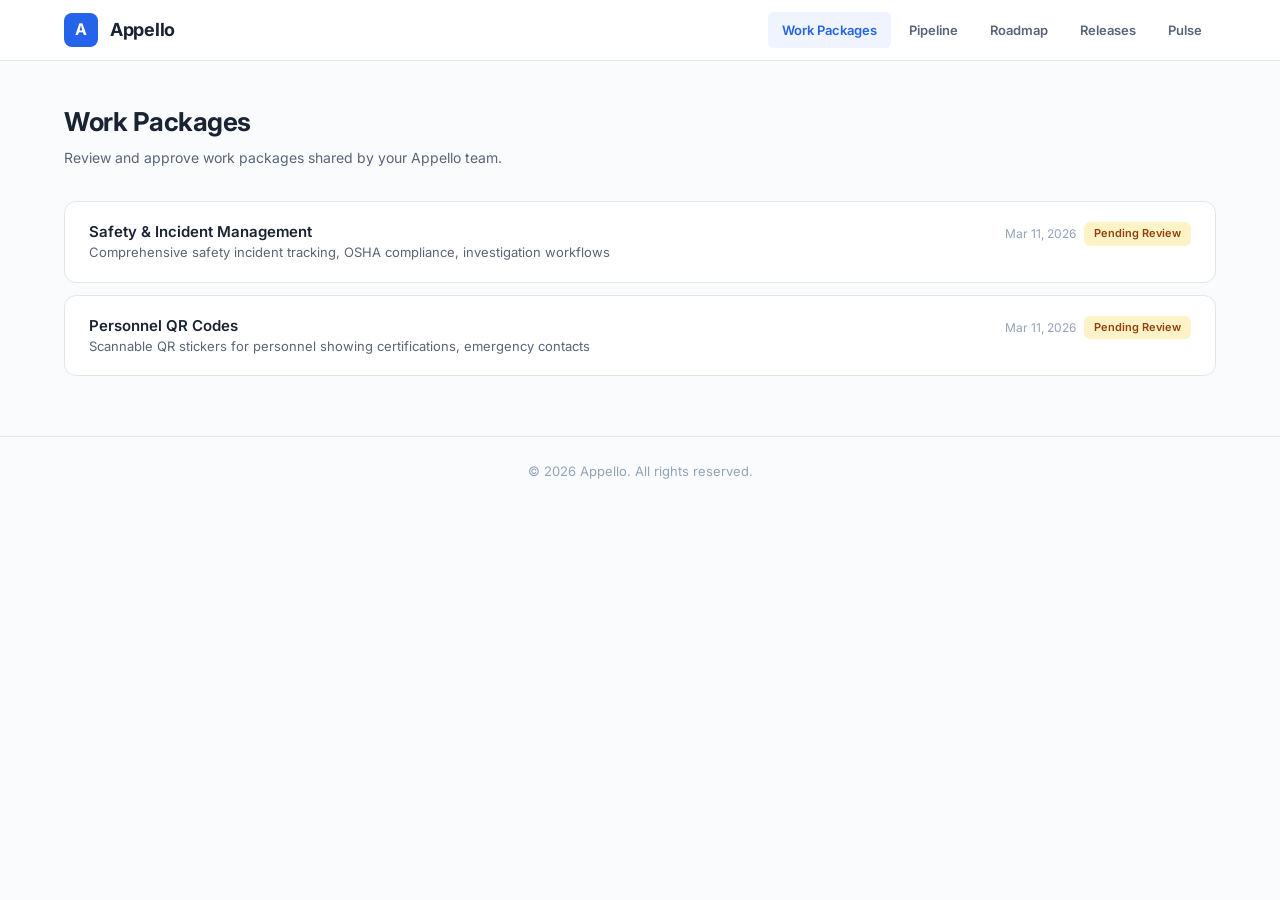
<file: index.html>
<!DOCTYPE html>
<html lang="en">
<head>
    <meta charset="UTF-8">
    <meta name="viewport" content="width=device-width, initial-scale=1.0">
    <title>Appello — Work Packages</title>
    <link rel="preconnect" href="https://fonts.googleapis.com">
    <link href="https://fonts.googleapis.com/css2?family=Inter:wght@400;500;600;700&display=swap" rel="stylesheet">
    <link rel="stylesheet" href="./shared.css">
    <style>
        .doc-grid {
            display: flex;
            flex-direction: column;
            gap: 12px;
        }

        .wp-card {
            background: var(--surface);
            border: 1px solid var(--border);
            border-radius: var(--radius-lg);
            padding: 20px 24px;
            text-decoration: none;
            color: inherit;
            display: block;
            transition: border-color 0.15s, box-shadow 0.15s;
        }

        .wp-card:hover {
            border-color: var(--accent);
            box-shadow: 0 0 0 3px var(--accent-light);
        }

        .wp-row-top {
            display: flex;
            align-items: flex-start;
            gap: 16px;
        }

        .wp-title {
            font-size: 15px;
            font-weight: 600;
            color: var(--text-primary);
            line-height: 1.3;
        }

        .wp-desc {
            font-size: 13px;
            color: var(--text-secondary);
            margin-top: 2px;
            line-height: 1.4;
        }

        .wp-left {
            flex: 1;
            min-width: 0;
        }

        .wp-right {
            flex-shrink: 0;
            display: flex;
            align-items: center;
            gap: 8px;
        }

        .wp-date {
            font-size: 12px;
            color: var(--text-muted);
            white-space: nowrap;
        }

        .wp-tags {
            display: flex;
            flex-wrap: wrap;
            gap: 6px;
            margin-top: 10px;
        }

        .wp-tag {
            display: inline-flex;
            align-items: center;
            gap: 4px;
            font-size: 11px;
            font-weight: 600;
            padding: 2px 8px;
            border-radius: 5px;
            white-space: nowrap;
            line-height: 1.4;
        }

        .wp-tag svg {
            width: 11px;
            height: 11px;
            flex-shrink: 0;
            display: inline-block;
            vertical-align: middle;
        }

        .tag-jira { background: #ede9fe; color: #5b21b6; }
        .tag-pr-open { background: #dbeafe; color: #1e40af; }
        .tag-pr-merged { background: #d1fae5; color: #065f46; }
        .tag-customer { background: #fef3c7; color: #92400e; }
        .tag-rice-high { background: #dcfce7; color: #166534; }
        .tag-rice-med { background: #fef3c7; color: #92400e; }
        .tag-rice-low { background: #fee2e2; color: #991b1b; }
        .tag-fb { background: #fce7f3; color: #9d174d; }
        .tag-source { background: #e0e7ff; color: #3730a3; }
        .tag-readiness-ready { background: #dcfce7; color: #166534; }
        .tag-readiness-needs-spec { background: #fef3c7; color: #92400e; }
        .tag-readiness-unknown { background: #f1f5f9; color: #475569; }
        .tag-readiness-too-large { background: #fee2e2; color: #991b1b; }
        .tag-ai-rice { background: #e0e7ff; color: #3730a3; border: 1px dashed #818cf8; }
        .tag-sub-count { background: #f0f9ff; color: #0369a1; }

        .wp-links {
            display: flex;
            align-items: center;
            gap: 6px;
            margin-top: 8px;
            flex-wrap: wrap;
        }

        .wp-links a {
            font-size: 11px;
            font-weight: 500;
            text-decoration: none;
            padding: 1px 6px;
            border-radius: 4px;
            transition: background 0.15s;
        }

        .wp-links .jira-link {
            color: #5b21b6;
            background: #f5f3ff;
        }
        .wp-links .jira-link:hover { background: #ede9fe; }

        .wp-links .pr-link {
            color: #1e40af;
            background: #eff6ff;
        }
        .wp-links .pr-link:hover { background: #dbeafe; }

        .wp-links .pr-link.merged { color: #065f46; background: #f0fdf4; }
        .wp-links .pr-link.merged:hover { background: #dcfce7; }

        .wp-links .link-sep {
            width: 1px;
            height: 12px;
            background: var(--border);
            flex-shrink: 0;
        }

        .wp-rice-detail {
            font-size: 11px;
            color: var(--text-muted);
            margin-top: 6px;
            display: flex;
            gap: 12px;
        }

        .pulse-bar {
            display: flex;
            align-items: center;
            gap: 16px;
            padding: 12px 20px;
            background: linear-gradient(135deg, #eef2ff, #faf5ff);
            border: 1px solid #c7d2fe;
            border-radius: var(--radius-lg);
            margin-bottom: 20px;
            font-size: 13px;
        }

        .pulse-bar .pulse-dot {
            width: 8px;
            height: 8px;
            border-radius: 50%;
            background: #10b981;
            animation: pulse-glow 2s infinite;
        }

        @keyframes pulse-glow {
            0%, 100% { box-shadow: 0 0 0 0 rgba(16, 185, 129, 0.4); }
            50% { box-shadow: 0 0 0 6px rgba(16, 185, 129, 0); }
        }

        .pulse-bar .pulse-label {
            font-weight: 700;
            color: #3730a3;
        }

        .pulse-bar .pulse-score {
            font-weight: 600;
            color: var(--text-primary);
        }

        .pulse-bar .pulse-sep {
            width: 1px;
            height: 20px;
            background: #c7d2fe;
        }

        .pulse-bar .pulse-metric {
            color: var(--text-secondary);
        }

        .pulse-bar .pulse-metric strong {
            color: var(--text-primary);
        }

        .wp-children {
            margin-left: 28px;
            border-left: 2px solid #e2e6ea;
            padding-left: 16px;
            display: flex;
            flex-direction: column;
            gap: 8px;
        }

        .wp-children .wp-card {
            padding: 14px 18px;
            border-radius: 8px;
        }

        .wp-toggle {
            display: inline-flex;
            align-items: center;
            gap: 4px;
            font-size: 11px;
            font-weight: 600;
            color: var(--accent);
            cursor: pointer;
            padding: 2px 8px;
            border-radius: 4px;
            background: var(--accent-light);
            border: none;
            margin-top: 8px;
        }

        .wp-toggle:hover {
            background: #dbeafe;
        }

        .wp-source-refs {
            display: flex;
            gap: 4px;
            flex-wrap: wrap;
            margin-top: 4px;
        }

        .wp-source-ref {
            font-size: 10px;
            font-weight: 500;
            padding: 1px 6px;
            border-radius: 3px;
            background: #e0e7ff;
            color: #3730a3;
        }

        .filter-bar {
            display: flex;
            align-items: center;
            gap: 10px;
            margin-bottom: 20px;
            flex-wrap: wrap;
        }

        .filter-bar label {
            font-size: 13px;
            font-weight: 600;
            color: var(--text-secondary);
        }

        .filter-bar select {
            font-family: inherit;
            font-size: 13px;
            padding: 7px 12px;
            border: 1px solid var(--border);
            border-radius: var(--radius);
            background: var(--surface);
            color: var(--text-primary);
            outline: none;
            cursor: pointer;
        }

        .filter-bar select:focus {
            border-color: var(--accent);
            box-shadow: 0 0 0 3px var(--accent-light);
        }

        .stats-row {
            display: flex;
            gap: 12px;
            margin-bottom: 24px;
            flex-wrap: wrap;
        }

        .stat-card {
            background: var(--surface);
            border: 1px solid var(--border);
            border-radius: var(--radius);
            padding: 14px 20px;
            flex: 1;
            min-width: 100px;
        }

        .stat-card .stat-value {
            font-size: 22px;
            font-weight: 700;
            color: var(--text-primary);
            line-height: 1.2;
        }

        .stat-card .stat-label {
            font-size: 11px;
            font-weight: 500;
            color: var(--text-muted);
            margin-top: 2px;
        }
    </style>
</head>
<body>
    <div id="app-header"></div>

    <main class="app-content">
        <div class="app-container">
            <div class="page-header">
                <h2>Work Packages</h2>
                <p>Review and approve work packages shared by your Appello team.</p>
            </div>

            <div id="pulse-bar"></div>
            <div class="stats-row" id="stats-row" style="display:none"></div>

            <div class="filter-bar" id="filter-bar" style="display:none">
                <label>Status</label>
                <select id="filter-status">
                    <option value="">All</option>
                    <option value="draft">Draft</option>
                    <option value="pending_review">Pending Review</option>
                    <option value="needs_changes">Needs Changes</option>
                    <option value="approved">Approved</option>
                    <option value="in_development">In Development</option>
                    <option value="in_review">In Review</option>
                    <option value="deployed">Deployed</option>
                </select>
                <label>Sort</label>
                <select id="sort-by">
                    <option value="created_at">Date Created</option>
                    <option value="rice">RICE Score</option>
                    <option value="priority">Priority</option>
                    <option value="title">Title</option>
                </select>
            </div>

            <div class="doc-grid" id="doc-list">
                <div class="loading">Loading work packages...</div>
            </div>
        </div>
    </main>

    <footer class="app-footer">
        <div class="app-container">&copy; 2026 Appello. All rights reserved.</div>
    </footer>

    <script src="./feedback-config.js"></script>
    <script src="./shared.js"></script>
    <script>
    (function () {
        var cfg = window.FEEDBACK_CONFIG;
        if (!cfg) return;

        var API = cfg.supabaseUrl + "/rest/v1";
        var hdrs = {
            apikey: cfg.supabaseKey,
            Authorization: "Bearer " + cfg.supabaseKey
        };

        var STATUS_LABELS = {
            draft: "Draft",
            pending_review: "Pending Review",
            needs_changes: "Needs Changes",
            approved: "Approved",
            in_development: "In Development",
            in_review: "In Review",
            deployed: "Deployed"
        };

        var allPackages = [];
        var allTickets = [];
        var allPrs = [];
        var allFeedback = [];
        var allPipelineRuns = [];

        function formatDate(iso) {
            return new Date(iso).toLocaleDateString("en-US", { month: "short", day: "numeric", year: "numeric" });
        }

        function esc(s) {
            var d = document.createElement("div");
            d.textContent = s || "";
            return d.innerHTML;
        }

        function calcRice(wp) {
            var r = +wp.rice_reach, i = +wp.rice_impact, c = +wp.rice_confidence, e = +wp.rice_effort;
            if (!r && !i && !c) return null;
            if (!e) return null;
            return (r * i * (c / 100)) / e;
        }

        function calcAiRice(wp) {
            var r = +wp.ai_rice_reach, i = +wp.ai_rice_impact, c = +wp.ai_rice_confidence, e = +wp.ai_rice_effort;
            if (!r && !i && !c) return null;
            if (!e) return null;
            return (r * i * (c / 100)) / e;
        }

        function groupBy(arr, key) {
            var map = {};
            (arr || []).forEach(function (item) {
                var k = item[key];
                if (!map[k]) map[k] = [];
                map[k].push(item);
            });
            return map;
        }

        function svg(name) {
            var icons = {
                ticket: '<svg viewBox="0 0 24 24" fill="none" stroke="currentColor" stroke-width="1.5"><path stroke-linecap="round" stroke-linejoin="round" d="M16.5 6v.75m0 3v.75m0 3v.75m0 3V18m-9-5.25h5.25M7.5 15h3M3.375 5.25c-.621 0-1.125.504-1.125 1.125v3.026a2.999 2.999 0 0 1 0 5.198v3.026c0 .621.504 1.125 1.125 1.125h17.25c.621 0 1.125-.504 1.125-1.125v-3.026a2.999 2.999 0 0 1 0-5.198V6.375c0-.621-.504-1.125-1.125-1.125H3.375Z"/></svg>',
                pr: '<svg viewBox="0 0 24 24" fill="none" stroke="currentColor" stroke-width="1.5"><path stroke-linecap="round" stroke-linejoin="round" d="M7.5 21 3 16.5m0 0L7.5 12M3 16.5h13.5m0-13.5L21 7.5m0 0L16.5 12M21 7.5H7.5"/></svg>',
                customer: '<svg viewBox="0 0 24 24" fill="none" stroke="currentColor" stroke-width="1.5"><path stroke-linecap="round" stroke-linejoin="round" d="M15 19.128a9.38 9.38 0 0 0 2.625.372 9.337 9.337 0 0 0 4.121-.952 4.125 4.125 0 0 0-7.533-2.493M15 19.128v-.003c0-1.113-.285-2.16-.786-3.07M15 19.128v.106A12.318 12.318 0 0 1 8.624 21c-2.331 0-4.512-.645-6.374-1.766l-.001-.109a6.375 6.375 0 0 1 11.964-3.07M12 6.375a3.375 3.375 0 1 1-6.75 0 3.375 3.375 0 0 1 6.75 0Zm8.25 2.25a2.625 2.625 0 1 1-5.25 0 2.625 2.625 0 0 1 5.25 0Z"/></svg>',
                rice: '<svg viewBox="0 0 24 24" fill="none" stroke="currentColor" stroke-width="1.5"><path stroke-linecap="round" stroke-linejoin="round" d="M3 13.125C3 12.504 3.504 12 4.125 12h2.25c.621 0 1.125.504 1.125 1.125v6.75C7.5 20.496 6.996 21 6.375 21h-2.25A1.125 1.125 0 0 1 3 19.875v-6.75ZM9.75 8.625c0-.621.504-1.125 1.125-1.125h2.25c.621 0 1.125.504 1.125 1.125v11.25c0 .621-.504 1.125-1.125 1.125h-2.25a1.125 1.125 0 0 1-1.125-1.125V8.625ZM16.5 4.125c0-.621.504-1.125 1.125-1.125h2.25C20.496 3 21 3.504 21 4.125v15.75c0 .621-.504 1.125-1.125 1.125h-2.25a1.125 1.125 0 0 1-1.125-1.125V4.125Z"/></svg>',
                feedback: '<svg viewBox="0 0 24 24" fill="none" stroke="currentColor" stroke-width="1.5"><path stroke-linecap="round" stroke-linejoin="round" d="M7.5 8.25h9m-9 3H12m-9.75 1.51c0 1.6 1.123 2.994 2.707 3.227 1.129.166 2.27.293 3.423.379.35.026.67.21.865.501L12 21l2.755-4.133a1.14 1.14 0 0 1 .865-.501 48.172 48.172 0 0 0 3.423-.379c1.584-.233 2.707-1.626 2.707-3.228V6.741c0-1.602-1.123-2.995-2.707-3.228A48.394 48.394 0 0 0 12 3c-2.392 0-4.744.175-7.043.513C3.373 3.746 2.25 5.14 2.25 6.741v6.018Z"/></svg>'
            };
            return icons[name] || "";
        }

        function renderStats(packages) {
            var row = document.getElementById("stats-row");
            var total = packages.length;
            var byStatus = groupBy(packages, "status");
            var active = (byStatus.in_development || []).length + (byStatus.in_review || []).length;
            var pending = (byStatus.pending_review || []).length + (byStatus.needs_changes || []).length;
            var deployed = (byStatus.deployed || []).length;
            var withRice = packages.filter(function (wp) { return calcRice(wp) != null; }).length;

            row.style.display = "";
            row.innerHTML =
                '<div class="stat-card"><div class="stat-value">' + total + '</div><div class="stat-label">Total</div></div>' +
                '<div class="stat-card"><div class="stat-value">' + pending + '</div><div class="stat-label">Awaiting Review</div></div>' +
                '<div class="stat-card"><div class="stat-value">' + active + '</div><div class="stat-label">In Progress</div></div>' +
                '<div class="stat-card"><div class="stat-value">' + deployed + '</div><div class="stat-label">Deployed</div></div>' +
                '<div class="stat-card"><div class="stat-value">' + withRice + '/' + total + '</div><div class="stat-label">RICE Scored</div></div>';
        }

        function renderPulseBar() {
            var bar = document.getElementById("pulse-bar");
            if (!allPipelineRuns.length) {
                bar.innerHTML = '<div class="pulse-bar">' +
                    '<span class="pulse-dot"></span>' +
                    '<span class="pulse-label">SDLC Pulse</span>' +
                    '<span class="pulse-sep"></span>' +
                    '<span class="pulse-metric">No pipeline runs yet &mdash; <a href="./pulse.html">view dashboard</a></span>' +
                '</div>';
                return;
            }
            var now = Date.now();
            var window14d = 14 * 24 * 60 * 60 * 1000;
            var recent = allPipelineRuns.filter(function (r) {
                return (now - new Date(r.dispatched_at).getTime()) < window14d;
            });
            var completed = recent.filter(function (r) { return r.status === "success" || r.status === "failed" || r.status === "partial"; });
            var successful = completed.filter(function (r) { return r.status === "success" && r.trust_score >= 0.7; });
            var rate = completed.length ? Math.round(100 * successful.length / completed.length) : 0;
            var inFlight = recent.filter(function (r) { return r.status === "queued" || r.status === "dispatched" || r.status === "coding"; }).length;

            bar.innerHTML = '<div class="pulse-bar">' +
                '<span class="pulse-dot"></span>' +
                '<span class="pulse-label">SDLC Pulse</span>' +
                '<span class="pulse-sep"></span>' +
                '<span class="pulse-score">Success Rate: ' + rate + '%</span>' +
                '<span class="pulse-sep"></span>' +
                '<span class="pulse-metric"><strong>' + successful.length + '</strong> merged (14d)</span>' +
                '<span class="pulse-metric"><strong>' + completed.length + '</strong> completed</span>' +
                (inFlight ? '<span class="pulse-metric"><strong>' + inFlight + '</strong> in flight</span>' : '') +
                '<span class="pulse-sep"></span>' +
                '<a href="./pulse.html" style="font-size:12px;font-weight:600;color:#3730a3;text-decoration:none;">Dashboard &rarr;</a>' +
            '</div>';
        }

        function renderCards() {
            var statusFilter = document.getElementById("filter-status").value;
            var sortBy = document.getElementById("sort-by").value;
            var ticketsByWp = groupBy(allTickets, "work_package_id");
            var prsByWp = groupBy(allPrs, "work_package_id");
            var feedbackBySlug = groupBy(allFeedback, "document_slug");

            var filtered = allPackages.filter(function (wp) {
                if (statusFilter && wp.status !== statusFilter) return false;
                return !wp.parent_work_package_id;
            });

            if (sortBy === "rice") {
                filtered.sort(function (a, b) {
                    var ra = calcRice(a), rb = calcRice(b);
                    if (ra == null && rb == null) return 0;
                    if (ra == null) return 1;
                    if (rb == null) return -1;
                    return rb - ra;
                });
            } else if (sortBy === "priority") {
                filtered.sort(function (a, b) { return (b.priority || 0) - (a.priority || 0); });
            } else if (sortBy === "title") {
                filtered.sort(function (a, b) { return (a.title || "").localeCompare(b.title || ""); });
            }

            var grid = document.getElementById("doc-list");
            if (!filtered.length) {
                grid.innerHTML = '<div class="empty-state"><h3>No work packages found</h3><p>Try adjusting your filters.</p></div>';
                return;
            }

            grid.innerHTML = filtered.map(function (wp) {
                var statusLabel = STATUS_LABELS[wp.status] || wp.status;
                var href = wp.spec_url || ("./docs/" + wp.slug + ".html");
                var wpTickets = ticketsByWp[wp.id] || [];
                var wpPrs = prsByWp[wp.id] || [];
                var wpFb = feedbackBySlug[wp.slug] || [];
                var pendingFb = wpFb.filter(function (f) { return !f.is_addressed; });
                var prOpen = wpPrs.filter(function (p) { return p.pr_status === "open"; }).length;
                var prMerged = wpPrs.filter(function (p) { return p.pr_status === "merged"; }).length;
                var rice = calcRice(wp);

                var childCount = allPackages.filter(function (c) { return c.parent_work_package_id === wp.id; }).length;

                var tags = "";
                if (childCount) tags += '<span class="wp-tag tag-sub-count">' + childCount + " sub-package" + (childCount > 1 ? "s" : "") + "</span>";
                if (wpTickets.length) tags += '<span class="wp-tag tag-jira">' + svg("ticket") + ' ' + wpTickets.length + " ticket" + (wpTickets.length > 1 ? "s" : "") + '</span>';
                if (prOpen) tags += '<span class="wp-tag tag-pr-open">' + svg("pr") + ' ' + prOpen + " PR open</span>";
                if (prMerged) tags += '<span class="wp-tag tag-pr-merged">' + svg("pr") + ' ' + prMerged + " merged</span>";
                var customers = wp.customer_sources || [];
                if (Array.isArray(customers) && customers.length) tags += '<span class="wp-tag tag-customer">' + svg("customer") + ' ' + esc(customers.join(", ")) + "</span>";
                if (wp.source_type) tags += '<span class="wp-tag tag-source">' + esc(wp.source_type) + "</span>";
                var readiness = wp.pipeline_readiness || "unknown";
                if (readiness !== "unknown") {
                    var rCls = readiness === "ready" ? "tag-readiness-ready" : readiness === "needs-spec" ? "tag-readiness-needs-spec" : "tag-readiness-too-large";
                    tags += '<span class="wp-tag ' + rCls + '">' + esc(readiness) + "</span>";
                }
                if (rice != null) {
                    var rcls = rice >= 5 ? "tag-rice-high" : rice >= 2 ? "tag-rice-med" : "tag-rice-low";
                    tags += '<span class="wp-tag ' + rcls + '">' + svg("rice") + ' RICE ' + rice.toFixed(1) + "</span>";
                }
                var aiRice = calcAiRice(wp);
                if (aiRice != null && aiRice !== rice) {
                    tags += '<span class="wp-tag tag-ai-rice">AI: ' + aiRice.toFixed(1) + "</span>";
                }
                if (pendingFb.length) tags += '<span class="wp-tag tag-fb">' + svg("feedback") + ' ' + pendingFb.length + " feedback</span>";

                var links = "";
                if (wpTickets.length || wpPrs.length) {
                    var items = "";
                    wpTickets.forEach(function (t) {
                        items += '<a class="jira-link" href="' + esc(t.jira_url) + '" target="_blank" onclick="event.stopPropagation();event.preventDefault();window.open(this.href)">' + esc(t.jira_key) + "</a>";
                    });
                    if (wpTickets.length && wpPrs.length) items += '<span class="link-sep"></span>';
                    wpPrs.forEach(function (p) {
                        var cls = p.pr_status === "merged" ? " merged" : "";
                        items += '<a class="pr-link' + cls + '" href="' + esc(p.pr_url) + '" target="_blank" onclick="event.stopPropagation();event.preventDefault();window.open(this.href)">#' + p.pr_number + "</a>";
                    });
                    links = '<div class="wp-links">' + items + "</div>";
                }

                var riceDetail = "";
                if (rice != null) {
                    riceDetail = '<div class="wp-rice-detail">' +
                        "<span>R: " + wp.rice_reach + "</span>" +
                        "<span>I: " + Number(wp.rice_impact).toFixed(1) + "</span>" +
                        "<span>C: " + wp.rice_confidence + "%</span>" +
                        "<span>E: " + Number(wp.rice_effort).toFixed(1) + "</span>" +
                    "</div>";
                }

                var children = allPackages.filter(function (c) { return c.parent_work_package_id === wp.id; });
                var childHtml = "";
                if (children.length) {
                    var childCards = children.map(function (child) {
                        var cHref = child.spec_url || ("./docs/" + child.slug + ".html");
                        var cStatus = STATUS_LABELS[child.status] || child.status;
                        var cReadiness = child.pipeline_readiness || "unknown";
                        var cRice = calcRice(child);
                        var cTags = "";
                        if (cReadiness !== "unknown") {
                            var crCls = cReadiness === "ready" ? "tag-readiness-ready" : cReadiness === "needs-spec" ? "tag-readiness-needs-spec" : "tag-readiness-too-large";
                            cTags += '<span class="wp-tag ' + crCls + '">' + esc(cReadiness) + "</span>";
                        }
                        if (cRice != null) {
                            var crcls = cRice >= 5 ? "tag-rice-high" : cRice >= 2 ? "tag-rice-med" : "tag-rice-low";
                            cTags += '<span class="wp-tag ' + crcls + '">RICE ' + cRice.toFixed(1) + "</span>";
                        }
                        return '<a href="' + esc(cHref) + '" class="wp-card">' +
                            '<div class="wp-row-top">' +
                                '<div class="wp-left"><div class="wp-title">' + esc(child.title) + '</div><div class="wp-desc">' + esc(child.description) + "</div></div>" +
                                '<div class="wp-right"><span class="badge badge-' + child.status + '">' + esc(cStatus) + "</span></div>" +
                            "</div>" +
                            (cTags ? '<div class="wp-tags">' + cTags + "</div>" : "") +
                        "</a>";
                    }).join("");
                    childHtml = '<div class="wp-children" id="children-' + wp.id + '" style="display:none">' + childCards + '</div>' +
                        '<button class="wp-toggle" onclick="event.preventDefault();event.stopPropagation();var el=document.getElementById(\'children-' + wp.id + '\');var show=el.style.display===\'none\';el.style.display=show?\'\':\'none\';this.textContent=show?\'\u25BC Hide sub-packages\':\'\u25B6 Show ' + children.length + ' sub-package' + (children.length > 1 ? 's' : '') + '\';">' +
                        '\u25B6 Show ' + children.length + ' sub-package' + (children.length > 1 ? 's' : '') + '</button>';
                }

                var sourceRefs = "";
                if (wp.source_refs && Array.isArray(wp.source_refs) && wp.source_refs.length) {
                    sourceRefs = '<div class="wp-source-refs">' + wp.source_refs.map(function (ref) {
                        if (typeof ref === "string") return '<span class="wp-source-ref">' + esc(ref) + '</span>';
                        return '<span class="wp-source-ref">' + esc(ref.key || ref.id || JSON.stringify(ref)) + '</span>';
                    }).join("") + '</div>';
                }

                return '<div>' +
                '<a href="' + esc(href) + '" class="wp-card">' +
                    '<div class="wp-row-top">' +
                        '<div class="wp-left">' +
                            '<div class="wp-title">' + esc(wp.title) + "</div>" +
                            '<div class="wp-desc">' + esc(wp.description) + "</div>" +
                            sourceRefs +
                        "</div>" +
                        '<div class="wp-right">' +
                            '<span class="wp-date">' + formatDate(wp.created_at) + "</span>" +
                            '<span class="badge badge-' + wp.status + '">' + esc(statusLabel) + "</span>" +
                        "</div>" +
                    "</div>" +
                    (tags ? '<div class="wp-tags">' + tags + "</div>" : "") +
                    links +
                    riceDetail +
                "</a>" +
                childHtml +
                "</div>";
            }).join("");
        }

        function loadAll() {
            return Promise.all([
                fetch(API + "/work_packages?select=*&order=created_at.desc", { headers: hdrs }).then(function (r) { return r.json(); }),
                fetch(API + "/work_package_tickets?select=*&order=created_at.asc", { headers: hdrs }).then(function (r) { return r.json(); }),
                fetch(API + "/work_package_prs?select=*&order=created_at.asc", { headers: hdrs }).then(function (r) { return r.json(); }),
                fetch(API + "/feedback?select=*&order=created_at.desc", { headers: hdrs }).then(function (r) { return r.json(); }),
                fetch(API + "/pipeline_runs?select=*&order=dispatched_at.desc", { headers: hdrs }).then(function (r) { return r.json(); }).catch(function () { return []; })
            ]);
        }

        loadAll()
            .then(function (results) {
                allPackages = Array.isArray(results[0]) ? results[0] : [];
                allTickets = Array.isArray(results[1]) ? results[1] : [];
                allPrs = Array.isArray(results[2]) ? results[2] : [];
                allFeedback = Array.isArray(results[3]) ? results[3] : [];
                allPipelineRuns = Array.isArray(results[4]) ? results[4] : [];

                if (!allPackages.length) { renderFallback(); return; }

                document.getElementById("filter-bar").style.display = "";
                renderPulseBar();
                renderStats(allPackages);
                renderCards();

                document.getElementById("filter-status").addEventListener("change", renderCards);
                document.getElementById("sort-by").addEventListener("change", renderCards);
            })
            .catch(function () { renderFallback(); });

        function renderFallback() {
            document.getElementById("doc-list").innerHTML =
                '<a href="./docs/safety-incident-management.html" class="wp-card"><div class="wp-row-top"><div class="wp-left"><div class="wp-title">Safety & Incident Management</div><div class="wp-desc">Comprehensive safety incident tracking, OSHA compliance, investigation workflows</div></div><div class="wp-right"><span class="wp-date">Mar 11, 2026</span><span class="badge badge-pending_review">Pending Review</span></div></div></a>' +
                '<a href="./docs/personnel-qr-codes.html" class="wp-card"><div class="wp-row-top"><div class="wp-left"><div class="wp-title">Personnel QR Codes</div><div class="wp-desc">Scannable QR stickers for personnel showing certifications, emergency contacts</div></div><div class="wp-right"><span class="wp-date">Mar 11, 2026</span><span class="badge badge-pending_review">Pending Review</span></div></div></a>';
        }
    })();
    </script>
</body>
</html>
</file>
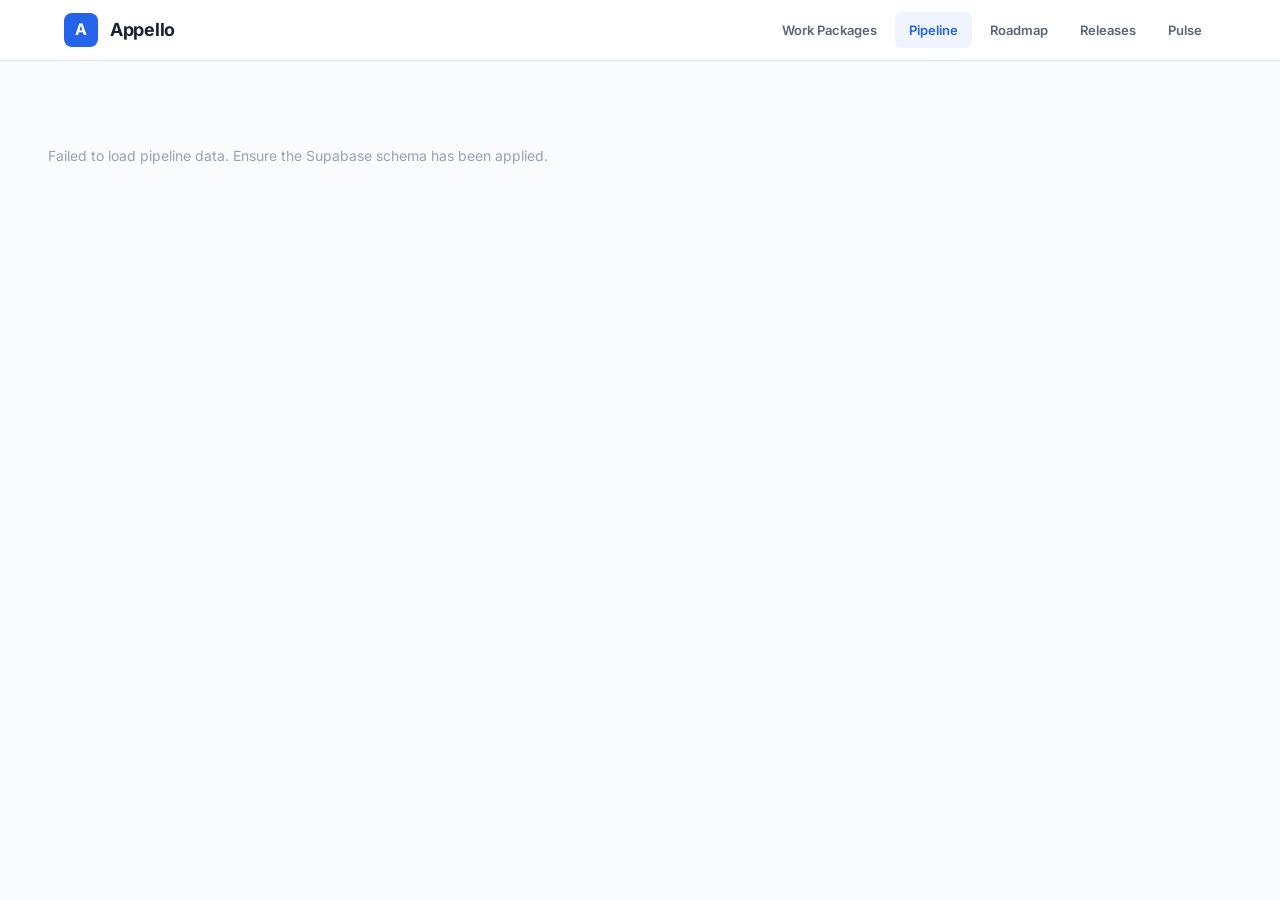
<file: pipeline.html>
<!DOCTYPE html>
<html lang="en">
<head>
    <meta charset="UTF-8">
    <meta name="viewport" content="width=device-width, initial-scale=1.0">
    <title>Appello — Pipeline</title>
    <link rel="preconnect" href="https://fonts.googleapis.com">
    <link href="https://fonts.googleapis.com/css2?family=Inter:wght@400;500;600;700&display=swap" rel="stylesheet">
    <link rel="stylesheet" href="./shared.css">
    <style>
        .board {
            display: flex;
            gap: 16px;
            padding: 24px;
            overflow-x: auto;
            min-height: calc(100vh - 76px);
            align-items: flex-start;
        }

        .column {
            min-width: 280px;
            max-width: 320px;
            flex-shrink: 0;
            display: flex;
            flex-direction: column;
            gap: 10px;
        }

        .column-header {
            display: flex;
            align-items: center;
            gap: 8px;
            padding: 8px 4px;
        }

        .column-dot {
            width: 10px;
            height: 10px;
            border-radius: 50%;
            flex-shrink: 0;
        }

        .column-title {
            font-size: 13px;
            font-weight: 700;
            text-transform: uppercase;
            letter-spacing: 0.04em;
            color: var(--text-secondary);
        }

        .column-count {
            font-size: 11px;
            font-weight: 600;
            background: var(--bg);
            color: var(--text-muted);
            padding: 1px 7px;
            border-radius: 10px;
            margin-left: auto;
        }

        .pipe-card {
            background: var(--surface);
            border: 1px solid var(--border);
            border-radius: 10px;
            padding: 16px;
            cursor: pointer;
            transition: border-color 0.15s, box-shadow 0.15s;
        }

        .pipe-card:hover {
            border-color: var(--accent);
            box-shadow: 0 2px 8px rgba(37,99,235,0.08);
        }

        .card-title {
            font-size: 14px;
            font-weight: 600;
            margin-bottom: 6px;
            line-height: 1.35;
        }

        .card-desc {
            font-size: 12px;
            color: var(--text-secondary);
            line-height: 1.45;
            margin-bottom: 10px;
            display: -webkit-box;
            -webkit-line-clamp: 2;
            -webkit-box-orient: vertical;
            overflow: hidden;
        }

        .card-tags {
            display: flex;
            gap: 6px;
            flex-wrap: wrap;
        }

        .card-tag {
            font-size: 10px;
            font-weight: 600;
            padding: 2px 7px;
            border-radius: 4px;
            display: inline-flex;
            align-items: center;
            gap: 3px;
        }

        .tag-ticket { background: #dbeafe; color: #1e40af; }
        .tag-pr-open { background: var(--warning-light); color: var(--warning-text); }
        .tag-pr-merged { background: var(--success-light); color: var(--success-text); }
        .tag-pr-closed { background: var(--danger-light); color: var(--danger-text); }
        .tag-feedback { background: #f3e8ff; color: #6b21a8; }

        .card-links {
            display: flex;
            gap: 8px;
            margin-top: 10px;
            padding-top: 10px;
            border-top: 1px solid #f1f5f9;
        }

        .card-link {
            font-size: 11px;
            font-weight: 500;
            color: var(--accent);
            text-decoration: none;
        }

        .card-link:hover { text-decoration: underline; }

        .card-expanded {
            margin-top: 12px;
            padding-top: 12px;
            border-top: 1px solid #f1f5f9;
            display: none;
        }

        .pipe-card.open .card-expanded { display: block; }

        .detail-section { margin-bottom: 10px; }

        .detail-label {
            font-size: 10px;
            font-weight: 700;
            text-transform: uppercase;
            letter-spacing: 0.04em;
            color: var(--text-muted);
            margin-bottom: 4px;
        }

        .detail-item {
            font-size: 12px;
            color: var(--text-primary);
            padding: 4px 0;
            display: flex;
            align-items: center;
            gap: 6px;
        }

        .detail-item a {
            color: var(--accent);
            text-decoration: none;
            font-weight: 500;
        }

        .detail-item a:hover { text-decoration: underline; }

        .detail-badge {
            font-size: 10px;
            font-weight: 600;
            padding: 1px 6px;
            border-radius: 4px;
        }
    </style>
</head>
<body>
    <div id="app-header" data-full-width></div>

    <div class="board" id="board">
        <div class="loading">Loading pipeline...</div>
    </div>

    <script src="./feedback-config.js"></script>
    <script src="./shared.js"></script>
    <script src="./pipeline.js"></script>
</body>
</html>
</file>
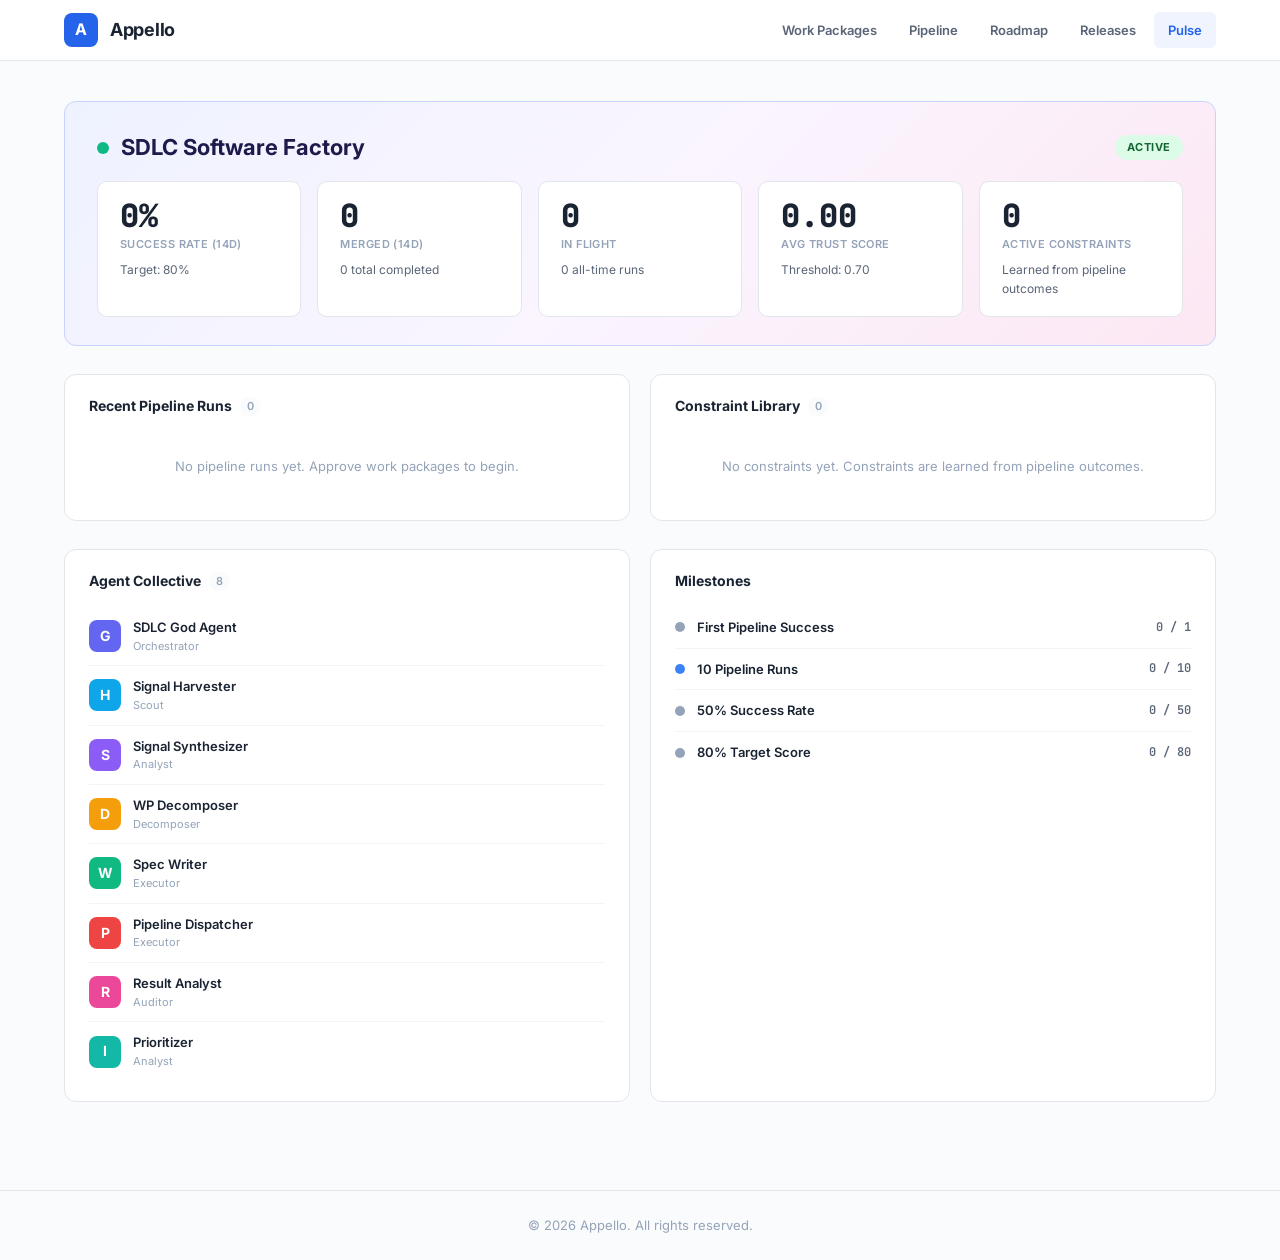
<file: pulse.html>
<!DOCTYPE html>
<html lang="en">
<head>
    <meta charset="UTF-8">
    <meta name="viewport" content="width=device-width, initial-scale=1.0">
    <title>Appello — Pulse Dashboard</title>
    <link rel="preconnect" href="https://fonts.googleapis.com">
    <link href="https://fonts.googleapis.com/css2?family=Inter:wght@400;500;600;700&family=JetBrains+Mono:wght@400;500&display=swap" rel="stylesheet">
    <link rel="stylesheet" href="./shared.css">
    <style>
        .pulse-hero {
            background: linear-gradient(135deg, #eef2ff 0%, #faf5ff 50%, #fce7f3 100%);
            border: 1px solid #c7d2fe;
            border-radius: var(--radius-lg);
            padding: 28px 32px;
            margin-bottom: 28px;
        }

        .pulse-hero-top {
            display: flex;
            align-items: center;
            justify-content: space-between;
            margin-bottom: 16px;
        }

        .pulse-hero-title {
            display: flex;
            align-items: center;
            gap: 12px;
        }

        .pulse-hero-title .dot {
            width: 12px;
            height: 12px;
            border-radius: 50%;
            background: #10b981;
            animation: pulse-glow 2s infinite;
        }

        @keyframes pulse-glow {
            0%, 100% { box-shadow: 0 0 0 0 rgba(16,185,129,0.4); }
            50% { box-shadow: 0 0 0 8px rgba(16,185,129,0); }
        }

        .pulse-hero-title h2 {
            font-size: 22px;
            font-weight: 700;
            color: #1e1b4b;
            margin: 0;
        }

        .pulse-hero-badge {
            font-size: 11px;
            font-weight: 700;
            padding: 4px 12px;
            border-radius: 20px;
            background: #dcfce7;
            color: #166534;
            text-transform: uppercase;
            letter-spacing: 0.05em;
        }

        .score-row {
            display: flex;
            gap: 16px;
        }

        .score-card {
            flex: 1;
            background: white;
            border-radius: 10px;
            padding: 18px 22px;
            border: 1px solid #e2e6ea;
        }

        .score-card .sc-value {
            font-size: 32px;
            font-weight: 800;
            color: var(--text-primary);
            line-height: 1;
            font-family: "JetBrains Mono", monospace;
        }

        .score-card .sc-label {
            font-size: 11px;
            font-weight: 600;
            color: var(--text-muted);
            margin-top: 4px;
            text-transform: uppercase;
            letter-spacing: 0.04em;
        }

        .score-card .sc-sub {
            font-size: 12px;
            color: var(--text-secondary);
            margin-top: 6px;
        }

        .section-title {
            font-size: 16px;
            font-weight: 700;
            margin-bottom: 16px;
            color: var(--text-primary);
        }

        .grid-2col {
            display: grid;
            grid-template-columns: 1fr 1fr;
            gap: 20px;
            margin-bottom: 28px;
        }

        .panel {
            background: var(--surface);
            border: 1px solid var(--border);
            border-radius: var(--radius-lg);
            padding: 20px 24px;
        }

        .panel-title {
            font-size: 14px;
            font-weight: 700;
            color: var(--text-primary);
            margin-bottom: 14px;
            display: flex;
            align-items: center;
            gap: 8px;
        }

        .panel-title .panel-count {
            font-size: 11px;
            font-weight: 600;
            background: var(--bg);
            color: var(--text-muted);
            padding: 1px 7px;
            border-radius: 10px;
        }

        .constraint-item {
            padding: 10px 0;
            border-bottom: 1px solid #f1f5f9;
            font-size: 13px;
            line-height: 1.5;
        }

        .constraint-item:last-child { border-bottom: none; }

        .constraint-rule {
            font-weight: 600;
            color: var(--text-primary);
        }

        .constraint-meta {
            font-size: 11px;
            color: var(--text-muted);
            margin-top: 4px;
            display: flex;
            gap: 12px;
        }

        .milestone-item {
            display: flex;
            align-items: center;
            gap: 12px;
            padding: 10px 0;
            border-bottom: 1px solid #f1f5f9;
        }

        .milestone-item:last-child { border-bottom: none; }

        .milestone-dot {
            width: 10px;
            height: 10px;
            border-radius: 50%;
            flex-shrink: 0;
        }

        .milestone-dot.pending { background: #94a3b8; }
        .milestone-dot.in_progress { background: #3b82f6; }
        .milestone-dot.completed { background: #10b981; }

        .milestone-info { flex: 1; }

        .milestone-title {
            font-size: 13px;
            font-weight: 600;
            color: var(--text-primary);
        }

        .milestone-desc {
            font-size: 11px;
            color: var(--text-muted);
            margin-top: 2px;
        }

        .milestone-progress {
            font-size: 12px;
            font-weight: 600;
            font-family: "JetBrains Mono", monospace;
            color: var(--text-secondary);
        }

        .agent-item {
            display: flex;
            align-items: center;
            gap: 12px;
            padding: 10px 0;
            border-bottom: 1px solid #f1f5f9;
        }

        .agent-item:last-child { border-bottom: none; }

        .agent-avatar {
            width: 32px;
            height: 32px;
            border-radius: 8px;
            display: flex;
            align-items: center;
            justify-content: center;
            font-size: 14px;
            font-weight: 700;
            color: white;
            flex-shrink: 0;
        }

        .agent-info { flex: 1; }

        .agent-name {
            font-size: 13px;
            font-weight: 600;
            color: var(--text-primary);
        }

        .agent-role {
            font-size: 11px;
            color: var(--text-muted);
        }

        .agent-status {
            font-size: 11px;
            font-weight: 600;
            padding: 2px 8px;
            border-radius: 4px;
        }

        .run-item {
            display: flex;
            align-items: center;
            gap: 10px;
            padding: 8px 0;
            border-bottom: 1px solid #f1f5f9;
            font-size: 12px;
        }

        .run-item:last-child { border-bottom: none; }

        .run-status {
            font-size: 10px;
            font-weight: 700;
            padding: 2px 7px;
            border-radius: 4px;
            text-transform: uppercase;
        }

        .run-status.success { background: #dcfce7; color: #166534; }
        .run-status.failed { background: #fee2e2; color: #991b1b; }
        .run-status.partial { background: #fef3c7; color: #92400e; }
        .run-status.queued { background: #f1f5f9; color: #475569; }
        .run-status.coding { background: #dbeafe; color: #1e40af; }
        .run-status.dispatched { background: #e0e7ff; color: #3730a3; }

        .run-wp { font-weight: 600; color: var(--text-primary); flex: 1; }
        .run-trust { font-family: "JetBrains Mono", monospace; color: var(--text-secondary); }
        .run-date { color: var(--text-muted); white-space: nowrap; }

        .empty-panel {
            padding: 24px;
            text-align: center;
            color: var(--text-muted);
            font-size: 13px;
        }
    </style>
</head>
<body>
    <div id="app-header"></div>

    <main class="app-content">
        <div class="app-container">
            <div id="pulse-content">
                <div class="loading">Loading Pulse dashboard...</div>
            </div>
        </div>
    </main>

    <footer class="app-footer">
        <div class="app-container">&copy; 2026 Appello. All rights reserved.</div>
    </footer>

    <script src="./feedback-config.js"></script>
    <script src="./shared.js"></script>
    <script>
    (function () {
        var cfg = window.FEEDBACK_CONFIG;
        if (!cfg) return;
        var API = cfg.supabaseUrl + "/rest/v1";
        var hdrs = { apikey: cfg.supabaseKey, Authorization: "Bearer " + cfg.supabaseKey };

        function esc(s) { var d = document.createElement("div"); d.textContent = s || ""; return d.innerHTML; }
        function fmtDate(iso) { return new Date(iso).toLocaleDateString("en-US", { month: "short", day: "numeric", hour: "2-digit", minute: "2-digit" }); }

        Promise.all([
            fetch(API + "/pipeline_runs?select=*&order=dispatched_at.desc&limit=50", { headers: hdrs }).then(function (r) { return r.json(); }).catch(function () { return []; }),
            fetch(API + "/pulse_constraints?select=*&is_active=eq.true&order=created_at.desc&limit=20", { headers: hdrs }).then(function (r) { return r.json(); }).catch(function () { return []; }),
            fetch(API + "/work_packages?select=id,slug,title,status&order=created_at.desc", { headers: hdrs }).then(function (r) { return r.json(); }).catch(function () { return []; }),
            fetch(API + "/pulse_state?select=*&limit=1", { headers: hdrs }).then(function (r) { return r.json(); }).catch(function () { return []; })
        ]).then(function (results) {
            var runs = results[0] || [];
            var constraints = results[1] || [];
            var wps = results[2] || [];
            var pulseStateArr = results[3] || [];
            var pulseState = pulseStateArr.length ? pulseStateArr[0] : null;
            var wpMap = {};
            wps.forEach(function (w) { wpMap[w.id] = w; });

            var now = Date.now();
            var window14d = 14 * 24 * 60 * 60 * 1000;
            var recent = runs.filter(function (r) { return (now - new Date(r.dispatched_at).getTime()) < window14d; });
            var completed = recent.filter(function (r) { return r.status === "success" || r.status === "failed" || r.status === "partial"; });
            var successful = completed.filter(function (r) { return r.status === "success" && r.trust_score >= 0.7; });
            var rate = completed.length ? Math.round(100 * successful.length / completed.length) : 0;
            var inFlight = recent.filter(function (r) { return r.status === "queued" || r.status === "dispatched" || r.status === "coding"; }).length;
            var avgTrust = completed.length ? (completed.reduce(function (sum, r) { return sum + (r.trust_score || 0); }, 0) / completed.length) : 0;

            var defaultColors = ["#6366f1","#0ea5e9","#8b5cf6","#f59e0b","#10b981","#ef4444","#ec4899","#14b8a6"];
            var fallbackAgents = [
                { name: "SDLC God Agent", role: "Orchestrator", color: "#6366f1", letter: "G" },
                { name: "Signal Harvester", role: "Scout", color: "#0ea5e9", letter: "H" },
                { name: "Signal Synthesizer", role: "Analyst", color: "#8b5cf6", letter: "S" },
                { name: "WP Decomposer", role: "Decomposer", color: "#f59e0b", letter: "D" },
                { name: "Spec Writer", role: "Executor", color: "#10b981", letter: "W" },
                { name: "Pipeline Dispatcher", role: "Executor", color: "#ef4444", letter: "P" },
                { name: "Result Analyst", role: "Auditor", color: "#ec4899", letter: "R" },
                { name: "Prioritizer", role: "Analyst", color: "#14b8a6", letter: "I" }
            ];

            var agents = fallbackAgents;
            if (pulseState && pulseState.members && pulseState.members.length) {
                agents = pulseState.members.map(function (m, i) {
                    return {
                        name: m.name || "Agent",
                        role: m.role || "Member",
                        color: m.color || defaultColors[i % defaultColors.length],
                        letter: m.letter || (m.name || "A").charAt(0).toUpperCase()
                    };
                });
            }

            var fallbackMilestones = [
                { title: "First Pipeline Success", target: 1, current: successful.length >= 1 ? 1 : 0, status: successful.length >= 1 ? "completed" : "pending" },
                { title: "10 Pipeline Runs", target: 10, current: Math.min(runs.length, 10), status: runs.length >= 10 ? "completed" : "in_progress" },
                { title: "50% Success Rate", target: 50, current: rate, status: rate >= 50 ? "completed" : "pending" },
                { title: "80% Target Score", target: 80, current: rate, status: rate >= 80 ? "completed" : "pending" }
            ];

            var milestones = fallbackMilestones;
            if (pulseState && pulseState.milestones && pulseState.milestones.length) {
                milestones = pulseState.milestones.map(function (m) {
                    return {
                        title: m.title || "Milestone",
                        target: m.target || 1,
                        current: m.current || 0,
                        status: m.status || "pending"
                    };
                });
            }

            var pulseName = (pulseState && pulseState.name) ? pulseState.name : "SDLC Software Factory";
            var pulseStatus = (pulseState && pulseState.status) ? pulseState.status : "Active";
            var pulseGoal = (pulseState && pulseState.goal) ? pulseState.goal : "";
            var pulseTargetScore = (pulseState && pulseState.target_score != null) ? pulseState.target_score : 80;

            var html = '';

            html += '<div class="pulse-hero">' +
                '<div class="pulse-hero-top">' +
                    '<div class="pulse-hero-title"><span class="dot"></span><h2>' + esc(pulseName) + '</h2></div>' +
                    '<span class="pulse-hero-badge">' + esc(pulseStatus) + '</span>' +
                '</div>' +
                (pulseGoal ? '<div style="font-size:13px;color:#4b5563;margin-bottom:14px;">' + esc(pulseGoal) + '</div>' : '') +
                '<div class="score-row">' +
                    '<div class="score-card"><div class="sc-value">' + rate + '%</div><div class="sc-label">Success Rate (14d)</div><div class="sc-sub">Target: ' + pulseTargetScore + '%</div></div>' +
                    '<div class="score-card"><div class="sc-value">' + successful.length + '</div><div class="sc-label">Merged (14d)</div><div class="sc-sub">' + completed.length + ' total completed</div></div>' +
                    '<div class="score-card"><div class="sc-value">' + inFlight + '</div><div class="sc-label">In Flight</div><div class="sc-sub">' + runs.length + ' all-time runs</div></div>' +
                    '<div class="score-card"><div class="sc-value">' + avgTrust.toFixed(2) + '</div><div class="sc-label">Avg Trust Score</div><div class="sc-sub">Threshold: 0.70</div></div>' +
                    '<div class="score-card"><div class="sc-value">' + constraints.length + '</div><div class="sc-label">Active Constraints</div><div class="sc-sub">Learned from pipeline outcomes</div></div>' +
                '</div>' +
            '</div>';

            html += '<div class="grid-2col">';

            html += '<div class="panel"><div class="panel-title">Recent Pipeline Runs <span class="panel-count">' + runs.length + '</span></div>';
            if (runs.length) {
                html += runs.slice(0, 15).map(function (r) {
                    var wp = wpMap[r.work_package_id];
                    var wpTitle = wp ? wp.title : (r.work_package_id || "—").substring(0, 8);
                    return '<div class="run-item">' +
                        '<span class="run-status ' + r.status + '">' + r.status + '</span>' +
                        '<span class="run-wp">' + esc(wpTitle) + '</span>' +
                        (r.trust_score != null ? '<span class="run-trust">' + Number(r.trust_score).toFixed(2) + '</span>' : '') +
                        '<span class="run-date">' + fmtDate(r.dispatched_at) + '</span>' +
                    '</div>';
                }).join("");
            } else {
                html += '<div class="empty-panel">No pipeline runs yet. Approve work packages to begin.</div>';
            }
            html += '</div>';

            html += '<div class="panel"><div class="panel-title">Constraint Library <span class="panel-count">' + constraints.length + '</span></div>';
            if (constraints.length) {
                html += constraints.slice(0, 10).map(function (c) {
                    return '<div class="constraint-item">' +
                        '<div class="constraint-rule">' + esc(c.constraint_text) + '</div>' +
                        '<div class="constraint-meta">' +
                            '<span>' + esc(c.category) + '</span>' +
                            '<span>Confidence: ' + (c.confidence || 0.5) + '</span>' +
                            '<span>Validated: ' + (c.times_validated || 0) + 'x</span>' +
                        '</div>' +
                    '</div>';
                }).join("");
            } else {
                html += '<div class="empty-panel">No constraints yet. Constraints are learned from pipeline outcomes.</div>';
            }
            html += '</div>';

            html += '</div>';

            html += '<div class="grid-2col">';

            html += '<div class="panel"><div class="panel-title">Agent Collective <span class="panel-count">' + agents.length + '</span></div>';
            html += agents.map(function (a) {
                return '<div class="agent-item">' +
                    '<div class="agent-avatar" style="background:' + a.color + '">' + a.letter + '</div>' +
                    '<div class="agent-info"><div class="agent-name">' + esc(a.name) + '</div><div class="agent-role">' + esc(a.role) + '</div></div>' +
                '</div>';
            }).join("");
            html += '</div>';

            html += '<div class="panel"><div class="panel-title">Milestones</div>';
            html += milestones.map(function (m) {
                return '<div class="milestone-item">' +
                    '<span class="milestone-dot ' + m.status + '"></span>' +
                    '<div class="milestone-info"><div class="milestone-title">' + esc(m.title) + '</div></div>' +
                    '<span class="milestone-progress">' + m.current + ' / ' + m.target + '</span>' +
                '</div>';
            }).join("");
            html += '</div>';

            html += '</div>';

            document.getElementById("pulse-content").innerHTML = html;
        });
    })();
    </script>
</body>
</html>
</file>
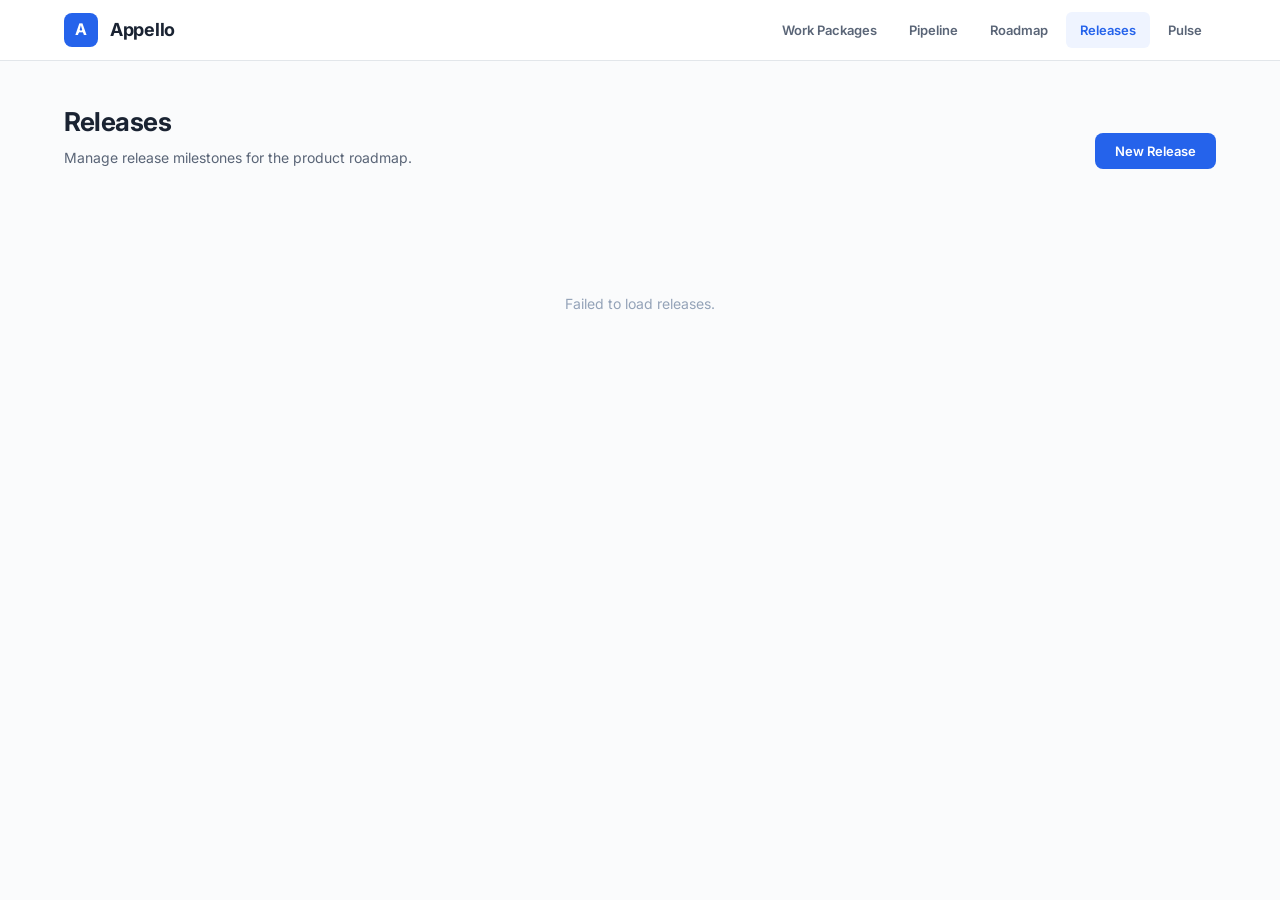
<file: releases.html>
<!DOCTYPE html>
<html lang="en">
<head>
    <meta charset="UTF-8">
    <meta name="viewport" content="width=device-width, initial-scale=1.0">
    <title>Appello — Releases</title>
    <link rel="preconnect" href="https://fonts.googleapis.com">
    <link href="https://fonts.googleapis.com/css2?family=Inter:wght@400;500;600;700&display=swap" rel="stylesheet">
    <link rel="stylesheet" href="./shared.css">
    <style>
        .release-list {
            display: flex;
            flex-direction: column;
            gap: 12px;
        }

        .release-card {
            background: var(--surface);
            border: 1px solid var(--border);
            border-radius: var(--radius-lg);
            padding: 20px 24px;
            display: flex;
            align-items: center;
            gap: 16px;
            transition: border-color 0.15s;
        }

        .release-card:hover {
            border-color: var(--accent);
        }

        .release-info { flex: 1; }

        .release-info h3 {
            font-size: 16px;
            font-weight: 600;
            margin-bottom: 4px;
        }

        .release-info .meta {
            font-size: 13px;
            color: var(--text-secondary);
            display: flex;
            gap: 16px;
        }

        .release-badge {
            display: inline-block;
            font-size: 11px;
            font-weight: 600;
            padding: 3px 10px;
            border-radius: 6px;
            flex-shrink: 0;
        }

        .release-actions {
            display: flex;
            gap: 6px;
        }
    </style>
</head>
<body>
    <div id="app-header"></div>

    <main class="app-content">
        <div class="app-container">
            <div class="page-header-row">
                <div class="page-header">
                    <h2>Releases</h2>
                    <p>Manage release milestones for the product roadmap.</p>
                </div>
                <button class="btn btn-primary" id="btn-new-release">New Release</button>
            </div>

            <div class="release-list" id="release-list">
                <div class="loading">Loading releases...</div>
            </div>
        </div>
    </main>

    <div class="modal-overlay" id="modal-overlay">
        <div class="modal">
            <h3 id="modal-title">New Release</h3>
            <div class="form-group">
                <label for="rel-name">Name</label>
                <input id="rel-name" type="text" placeholder='e.g. "v1.33" or "Q2 2026"'>
            </div>
            <div class="form-group">
                <label for="rel-desc">Description</label>
                <textarea id="rel-desc" placeholder="What's included in this release?"></textarea>
            </div>
            <div class="form-group">
                <label for="rel-target-date">Target Date</label>
                <input id="rel-target-date" type="date">
            </div>
            <div class="form-group">
                <label for="rel-actual-date">Actual Date</label>
                <input id="rel-actual-date" type="date">
            </div>
            <div class="form-group">
                <label for="rel-status">Status</label>
                <select id="rel-status">
                    <option value="planned">Planned</option>
                    <option value="active">Active</option>
                    <option value="released">Released</option>
                </select>
            </div>
            <div class="form-group">
                <label for="rel-sort">Sort Order</label>
                <input id="rel-sort" type="number" value="0" min="0">
            </div>
            <div class="modal-actions">
                <button class="btn btn-secondary" id="btn-cancel">Cancel</button>
                <button class="btn btn-primary" id="btn-save">Save</button>
            </div>
        </div>
    </div>

    <div class="toast" id="toast"></div>

    <script src="./feedback-config.js"></script>
    <script src="./shared.js"></script>
    <script>
    (function () {
        var cfg = window.FEEDBACK_CONFIG;
        if (!cfg) return;

        var API = cfg.supabaseUrl + "/rest/v1";
        var headersRead = {
            apikey: cfg.supabaseKey,
            Authorization: "Bearer " + cfg.supabaseKey
        };
        var headersWrite = {
            apikey: cfg.supabaseKey,
            Authorization: "Bearer " + cfg.supabaseKey,
            "Content-Type": "application/json",
            Prefer: "return=representation"
        };

        var releases = [];
        var editingId = null;

        function esc(s) {
            var d = document.createElement("div");
            d.textContent = s || "";
            return d.innerHTML;
        }

        function toast(msg, ok) {
            var el = document.getElementById("toast");
            el.textContent = msg;
            el.className = "toast " + (ok ? "ok" : "err");
            setTimeout(function () { el.className = "toast"; }, 3000);
        }

        function formatDate(s) {
            if (!s) return "\u2014";
            var d = new Date(s + "T00:00:00");
            return d.toLocaleDateString("en-US", { month: "short", day: "numeric", year: "numeric" });
        }

        function loadReleases() {
            fetch(API + "/releases?select=*&order=sort_order.asc,target_date.asc", { headers: headersRead })
                .then(function (r) { return r.json(); })
                .then(function (data) {
                    releases = Array.isArray(data) ? data : [];
                    renderList();
                })
                .catch(function () {
                    document.getElementById("release-list").innerHTML =
                        '<div class="loading">Failed to load releases.</div>';
                });
        }

        function renderList() {
            var list = document.getElementById("release-list");
            if (releases.length === 0) {
                list.innerHTML =
                    '<div class="empty-state">' +
                    '<h3>No releases yet</h3>' +
                    '<p>Create a release milestone to start organizing your roadmap.</p>' +
                    '</div>';
                return;
            }

            list.innerHTML = releases.map(function (rel) {
                var badgeClass = "release-badge badge-" + rel.status;
                var statusLabel = { planned: "Planned", active: "Active", released: "Released" }[rel.status] || rel.status;
                return '<div class="release-card" data-id="' + esc(rel.id) + '">' +
                    '<div class="release-info">' +
                    '<h3>' + esc(rel.name) + '</h3>' +
                    '<div class="meta">' +
                    '<span>Target: ' + formatDate(rel.target_date) + '</span>' +
                    (rel.actual_date ? '<span>Actual: ' + formatDate(rel.actual_date) + '</span>' : '') +
                    '<span>Order: ' + (rel.sort_order || 0) + '</span>' +
                    '</div>' +
                    '</div>' +
                    '<span class="' + badgeClass + '">' + esc(statusLabel) + '</span>' +
                    '<div class="release-actions">' +
                    '<button class="btn btn-sm btn-secondary btn-edit" data-id="' + esc(rel.id) + '">Edit</button>' +
                    '<button class="btn btn-sm btn-danger btn-delete" data-id="' + esc(rel.id) + '">Delete</button>' +
                    '</div>' +
                    '</div>';
            }).join("");

            list.querySelectorAll(".btn-edit").forEach(function (btn) {
                btn.addEventListener("click", function () { openEdit(btn.dataset.id); });
            });

            list.querySelectorAll(".btn-delete").forEach(function (btn) {
                btn.addEventListener("click", function () { deleteRelease(btn.dataset.id); });
            });
        }

        function openModal(title) {
            document.getElementById("modal-title").textContent = title;
            document.getElementById("modal-overlay").classList.add("visible");
        }

        function closeModal() {
            document.getElementById("modal-overlay").classList.remove("visible");
            editingId = null;
            document.getElementById("rel-name").value = "";
            document.getElementById("rel-desc").value = "";
            document.getElementById("rel-target-date").value = "";
            document.getElementById("rel-actual-date").value = "";
            document.getElementById("rel-status").value = "planned";
            document.getElementById("rel-sort").value = "0";
        }

        function openNew() {
            editingId = null;
            openModal("New Release");
        }

        function openEdit(id) {
            var rel = releases.find(function (r) { return r.id === id; });
            if (!rel) return;
            editingId = id;
            document.getElementById("rel-name").value = rel.name;
            document.getElementById("rel-desc").value = rel.description || "";
            document.getElementById("rel-target-date").value = rel.target_date || "";
            document.getElementById("rel-actual-date").value = rel.actual_date || "";
            document.getElementById("rel-status").value = rel.status || "planned";
            document.getElementById("rel-sort").value = rel.sort_order || 0;
            openModal("Edit Release");
        }

        function saveRelease() {
            var name = document.getElementById("rel-name").value.trim();
            if (!name) { toast("Name is required", false); return; }

            var body = {
                name: name,
                description: document.getElementById("rel-desc").value.trim(),
                target_date: document.getElementById("rel-target-date").value || null,
                actual_date: document.getElementById("rel-actual-date").value || null,
                status: document.getElementById("rel-status").value,
                sort_order: parseInt(document.getElementById("rel-sort").value) || 0,
                updated_at: new Date().toISOString()
            };

            var url = editingId
                ? API + "/releases?id=eq." + editingId
                : API + "/releases";
            var method = editingId ? "PATCH" : "POST";

            fetch(url, {
                method: method,
                headers: headersWrite,
                body: JSON.stringify(body)
            })
            .then(function (r) {
                if (!r.ok) throw new Error();
                closeModal();
                toast(editingId ? "Release updated" : "Release created", true);
                loadReleases();
            })
            .catch(function () { toast("Failed to save release", false); });
        }

        function deleteRelease(id) {
            if (!confirm("Delete this release? Work packages will be unassigned but not deleted.")) return;

            fetch(API + "/releases?id=eq." + id, {
                method: "DELETE",
                headers: headersWrite
            })
            .then(function (r) {
                if (!r.ok) throw new Error();
                toast("Release deleted", true);
                loadReleases();
            })
            .catch(function () { toast("Failed to delete release", false); });
        }

        document.getElementById("btn-new-release").addEventListener("click", openNew);
        document.getElementById("btn-cancel").addEventListener("click", closeModal);
        document.getElementById("btn-save").addEventListener("click", saveRelease);
        document.getElementById("modal-overlay").addEventListener("click", function (e) {
            if (e.target === this) closeModal();
        });

        loadReleases();
    })();
    </script>
</body>
</html>
</file>
<file: shared.css>
/* ── Appello Shared Styles ─────────────────────────────────────────── */
:root {
    --bg: #fafbfc;
    --surface: #ffffff;
    --border: #e2e6ea;
    --text-primary: #1a2332;
    --text-secondary: #5a6577;
    --text-muted: #94a3b8;
    --accent: #2563eb;
    --accent-dark: #1d4ed8;
    --accent-light: #eff4ff;
    --danger: #ef4444;
    --danger-light: #fee2e2;
    --danger-text: #991b1b;
    --success: #10b981;
    --success-light: #d1fae5;
    --success-text: #065f46;
    --warning: #f59e0b;
    --warning-light: #fef3c7;
    --warning-text: #92400e;
    --radius: 8px;
    --radius-lg: 12px;
    --shadow-sm: 0 1px 2px rgba(0,0,0,0.05);
    --shadow-md: 0 4px 12px rgba(0,0,0,0.06);

    --status-draft: #94a3b8;
    --status-pending: #f59e0b;
    --status-changes: #ef4444;
    --status-approved: #10b981;
    --status-dev: #3b82f6;
    --status-review: #8b5cf6;
    --status-deployed: #059669;
}

* { margin: 0; padding: 0; box-sizing: border-box; }

body {
    font-family: "Inter", -apple-system, BlinkMacSystemFont, sans-serif;
    background: var(--bg);
    color: var(--text-primary);
    min-height: 100vh;
    line-height: 1.6;
}

/* ── App Header ───────────────────────────────────────────────────── */
.app-header {
    background: var(--surface);
    border-bottom: 1px solid var(--border);
    position: sticky;
    top: 0;
    z-index: 100;
}

.app-header-inner {
    display: flex;
    align-items: center;
    justify-content: space-between;
    max-width: 1200px;
    margin: 0 auto;
    padding: 0 24px;
    height: 60px;
}

.app-header.full-width .app-header-inner {
    max-width: 100%;
}

.app-brand {
    display: flex;
    align-items: center;
    gap: 12px;
    text-decoration: none;
    color: inherit;
}

.app-brand-icon {
    width: 34px;
    height: 34px;
    background: var(--accent);
    border-radius: 8px;
    display: flex;
    align-items: center;
    justify-content: center;
    color: white;
    font-weight: 700;
    font-size: 16px;
}

.app-brand-text {
    font-size: 18px;
    font-weight: 700;
    letter-spacing: -0.3px;
}

.app-nav {
    display: flex;
    gap: 4px;
}

.app-nav a {
    font-size: 13px;
    font-weight: 600;
    color: var(--text-secondary);
    text-decoration: none;
    padding: 8px 14px;
    border-radius: 6px;
    transition: all 0.15s;
}

.app-nav a:hover {
    background: var(--accent-light);
    color: var(--accent);
}

.app-nav a.active {
    background: var(--accent-light);
    color: var(--accent);
}

/* ── Container ────────────────────────────────────────────────────── */
.app-container {
    max-width: 1200px;
    margin: 0 auto;
    padding: 0 24px;
}

/* ── Page Content ─────────────────────────────────────────────────── */
.app-content {
    padding: 40px 0 60px;
}

.page-header {
    margin-bottom: 32px;
}

.page-header h2 {
    font-size: 26px;
    font-weight: 700;
    letter-spacing: -0.5px;
    margin-bottom: 4px;
}

.page-header p {
    color: var(--text-secondary);
    font-size: 14px;
}

.page-header-row {
    display: flex;
    align-items: center;
    justify-content: space-between;
    margin-bottom: 32px;
}

/* ── Buttons ──────────────────────────────────────────────────────── */
.btn {
    font-family: inherit;
    font-size: 13px;
    font-weight: 600;
    border: none;
    border-radius: var(--radius);
    padding: 10px 20px;
    cursor: pointer;
    transition: background 0.15s;
    display: inline-flex;
    align-items: center;
    gap: 6px;
}

.btn-primary { background: var(--accent); color: #fff; }
.btn-primary:hover { background: var(--accent-dark); }
.btn-secondary { background: #e2e8f0; color: var(--text-primary); }
.btn-secondary:hover { background: #cbd5e1; }
.btn-danger { background: var(--danger); color: #fff; }
.btn-danger:hover { background: #dc2626; }
.btn-sm { padding: 6px 12px; font-size: 12px; }

/* ── Badges ───────────────────────────────────────────────────────── */
.badge {
    display: inline-block;
    font-size: 11px;
    font-weight: 600;
    padding: 3px 10px;
    border-radius: 6px;
}

.badge-draft { background: #f1f5f9; color: #475569; }
.badge-pending_review { background: var(--warning-light); color: var(--warning-text); }
.badge-needs_changes { background: var(--danger-light); color: var(--danger-text); }
.badge-approved { background: var(--success-light); color: var(--success-text); }
.badge-in_development { background: #dbeafe; color: #1e40af; }
.badge-in_review { background: #ede9fe; color: #5b21b6; }
.badge-deployed { background: var(--success-light); color: var(--success-text); }

.badge-planned { background: #f1f5f9; color: #475569; }
.badge-active { background: #dbeafe; color: #1e40af; }
.badge-released { background: var(--success-light); color: var(--success-text); }

/* ── Cards ────────────────────────────────────────────────────────── */
.card {
    background: var(--surface);
    border: 1px solid var(--border);
    border-radius: var(--radius-lg);
    padding: 20px 24px;
    transition: border-color 0.15s, box-shadow 0.15s;
}

.card:hover {
    border-color: var(--accent);
    box-shadow: 0 0 0 3px var(--accent-light);
}

/* ── Forms ─────────────────────────────────────────────────────────── */
.form-group {
    margin-bottom: 16px;
}

.form-group label {
    display: block;
    font-size: 13px;
    font-weight: 600;
    color: var(--text-secondary);
    margin-bottom: 6px;
}

.form-group input,
.form-group select,
.form-group textarea {
    width: 100%;
    font-family: inherit;
    font-size: 14px;
    padding: 10px 12px;
    border: 1px solid var(--border);
    border-radius: var(--radius);
    background: var(--surface);
    color: var(--text-primary);
    outline: none;
    transition: border-color 0.15s, box-shadow 0.15s;
}

.form-group input:focus,
.form-group select:focus,
.form-group textarea:focus {
    border-color: var(--accent);
    box-shadow: 0 0 0 3px var(--accent-light);
}

.form-group textarea { resize: vertical; min-height: 80px; }

/* ── Modals ───────────────────────────────────────────────────────── */
.modal-overlay {
    display: none;
    position: fixed;
    top: 0; left: 0; right: 0; bottom: 0;
    background: rgba(0,0,0,0.4);
    z-index: 1000;
    align-items: center;
    justify-content: center;
}

.modal-overlay.visible { display: flex; }

.modal {
    background: var(--surface);
    border-radius: 16px;
    padding: 32px;
    width: 100%;
    max-width: 520px;
    box-shadow: 0 20px 60px rgba(0,0,0,0.15);
}

.modal h3 {
    font-size: 20px;
    font-weight: 700;
    margin-bottom: 24px;
}

.modal-actions {
    display: flex;
    gap: 8px;
    justify-content: flex-end;
    margin-top: 24px;
}

/* ── Toast ─────────────────────────────────────────────────────────── */
.toast {
    position: fixed;
    bottom: 24px;
    right: 24px;
    font-size: 13px;
    font-weight: 600;
    padding: 10px 20px;
    border-radius: var(--radius);
    box-shadow: var(--shadow-md);
    z-index: 2000;
    display: none;
    transition: opacity 0.2s;
}

.toast.ok { display: block; background: var(--success-light); color: var(--success-text); }
.toast.err { display: block; background: var(--danger-light); color: var(--danger-text); }

/* ── Loading / Empty ──────────────────────────────────────────────── */
.loading {
    text-align: center;
    padding: 60px 24px;
    color: var(--text-muted);
    font-size: 14px;
}

.empty-state {
    text-align: center;
    padding: 60px 24px;
    color: var(--text-secondary);
}

.empty-state h3 {
    font-size: 18px;
    font-weight: 600;
    color: var(--text-primary);
    margin-bottom: 8px;
}

/* ── Footer ───────────────────────────────────────────────────────── */
.app-footer {
    border-top: 1px solid var(--border);
    padding: 24px 0;
    text-align: center;
    font-size: 13px;
    color: var(--text-muted);
}

/* ── Toolbar ──────────────────────────────────────────────────────── */
.toolbar {
    display: flex;
    align-items: center;
    gap: 12px;
    padding: 12px 24px;
    background: var(--surface);
    border-bottom: 1px solid var(--border);
    flex-wrap: wrap;
}

.toolbar label {
    font-size: 12px;
    font-weight: 600;
    color: var(--text-secondary);
}

.toolbar select {
    font-family: inherit;
    font-size: 12px;
    padding: 5px 10px;
    border: 1px solid var(--border);
    border-radius: 6px;
    background: var(--surface);
    color: var(--text-primary);
    outline: none;
}

.toolbar select:focus {
    border-color: var(--accent);
    box-shadow: 0 0 0 2px var(--accent-light);
}

.toolbar .sep {
    width: 1px;
    height: 24px;
    background: var(--border);
    flex-shrink: 0;
}

/* ── Status dots ──────────────────────────────────────────────────── */
.dot-draft { background: var(--status-draft); }
.dot-pending { background: var(--status-pending); }
.dot-changes { background: var(--status-changes); }
.dot-approved { background: var(--status-approved); }
.dot-dev { background: var(--status-dev); }
.dot-review { background: var(--status-review); }
.dot-deployed { background: var(--status-deployed); }
</file>
